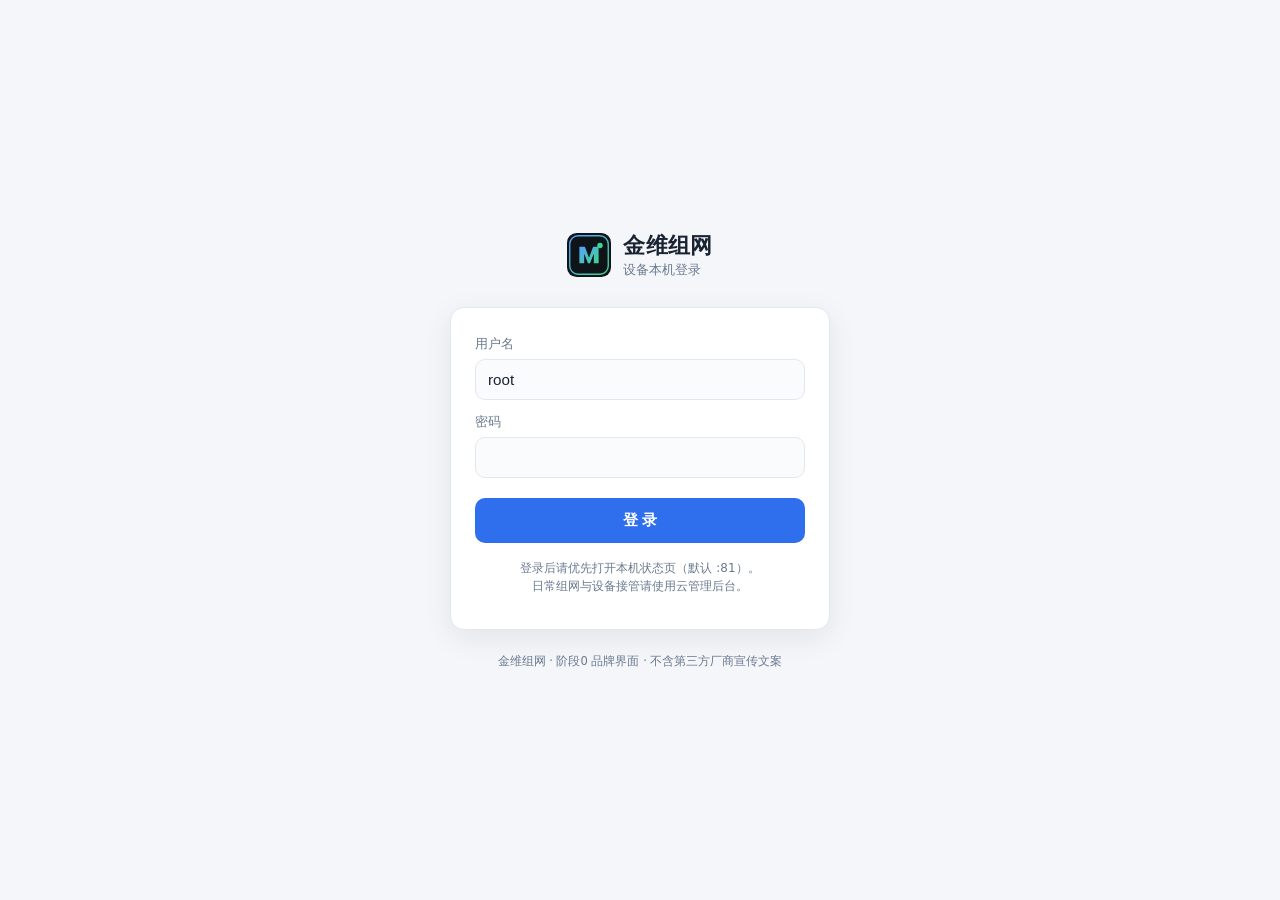
<file: files/www/sdwan-brand/login.html>
<!DOCTYPE html>
<html lang="zh-CN">
<head>
<meta charset="utf-8"/>
<meta name="viewport" content="width=device-width, initial-scale=1"/>
<meta name="robots" content="noindex"/>
<title>登录 · 金维组网</title>
<link rel="icon" href="logo.svg" type="image/svg+xml"/>
<style>
  :root {
    --bg: #f4f6f9;
    --card: #ffffff;
    --fg: #1a2332;
    --muted: #6b7a90;
    --line: #e3e8ef;
    --accent: #2f6fed;
    --accent-hover: #2458c7;
    --shadow: 0 8px 30px rgba(26, 35, 50, 0.08);
  }
  * { box-sizing: border-box; }
  body {
    margin: 0; min-height: 100vh;
    font-family: system-ui, -apple-system, "Segoe UI", "PingFang SC", "Microsoft YaHei", sans-serif;
    background: var(--bg);
    color: var(--fg);
    display: flex; flex-direction: column; align-items: center; justify-content: center;
    padding: 24px 16px;
  }
  .wrap { width: min(380px, 100%); }
  .brand {
    display: flex; align-items: center; gap: 12px;
    margin-bottom: 28px; justify-content: center;
  }
  .brand img { width: 44px; height: 44px; }
  .brand h1 { margin: 0; font-size: 1.35rem; font-weight: 650; letter-spacing: 0.02em; }
  .brand .sub { margin: 2px 0 0; font-size: 0.8rem; color: var(--muted); }
  .card {
    background: var(--card); border: 1px solid var(--line);
    border-radius: 14px; padding: 28px 24px 22px; box-shadow: var(--shadow);
  }
  label { display: block; font-size: 0.8rem; color: var(--muted); margin: 0 0 6px; }
  input[type=text], input[type=password] {
    width: 100%; padding: 11px 12px; margin-bottom: 14px;
    border: 1px solid var(--line); border-radius: 10px;
    font-size: 0.95rem; background: #fafbfc; color: var(--fg);
  }
  input:focus { outline: 2px solid rgba(47,111,237,.35); border-color: var(--accent); background: #fff; }
  button {
    width: 100%; margin-top: 6px; padding: 12px;
    border: 0; border-radius: 10px; font-size: 0.95rem; font-weight: 600;
    background: var(--accent); color: #fff; cursor: pointer;
  }
  button:hover { background: var(--accent-hover); }
  .hint { margin-top: 16px; font-size: 0.75rem; color: var(--muted); text-align: center; line-height: 1.5; }
  footer { margin-top: 24px; font-size: 0.72rem; color: var(--muted); text-align: center; }
</style>
</head>
<body>
  <div class="wrap">
    <div class="brand">
      <img src="logo.svg" alt=""/>
      <div>
        <h1>金维组网</h1>
        <p class="sub">设备本机登录</p>
      </div>
    </div>
    <div class="card">
      <!-- 阶段0：本页为品牌登录形象参考 / LuCI 覆盖说明页。
           量产可：① 用本页替换 LuCI 登录；② 或关闭 LuCI，仅保留 :81 状态页。 -->
      <form method="post" action="/cgi-bin/luci" onsubmit="return true;">
        <label for="username">用户名</label>
        <input id="username" name="luci_username" type="text" autocomplete="username" value="root" required/>
        <label for="password">密码</label>
        <input id="password" name="luci_password" type="password" autocomplete="current-password" required/>
        <button type="submit">登 录</button>
      </form>
      <p class="hint">登录后请优先打开本机状态页（默认 :81）。<br/>日常组网与设备接管请使用云管理后台。</p>
    </div>
    <footer>金维组网 · 阶段0 品牌界面 · 不含第三方厂商宣传文案</footer>
  </div>
</body>
</html>
</file>
